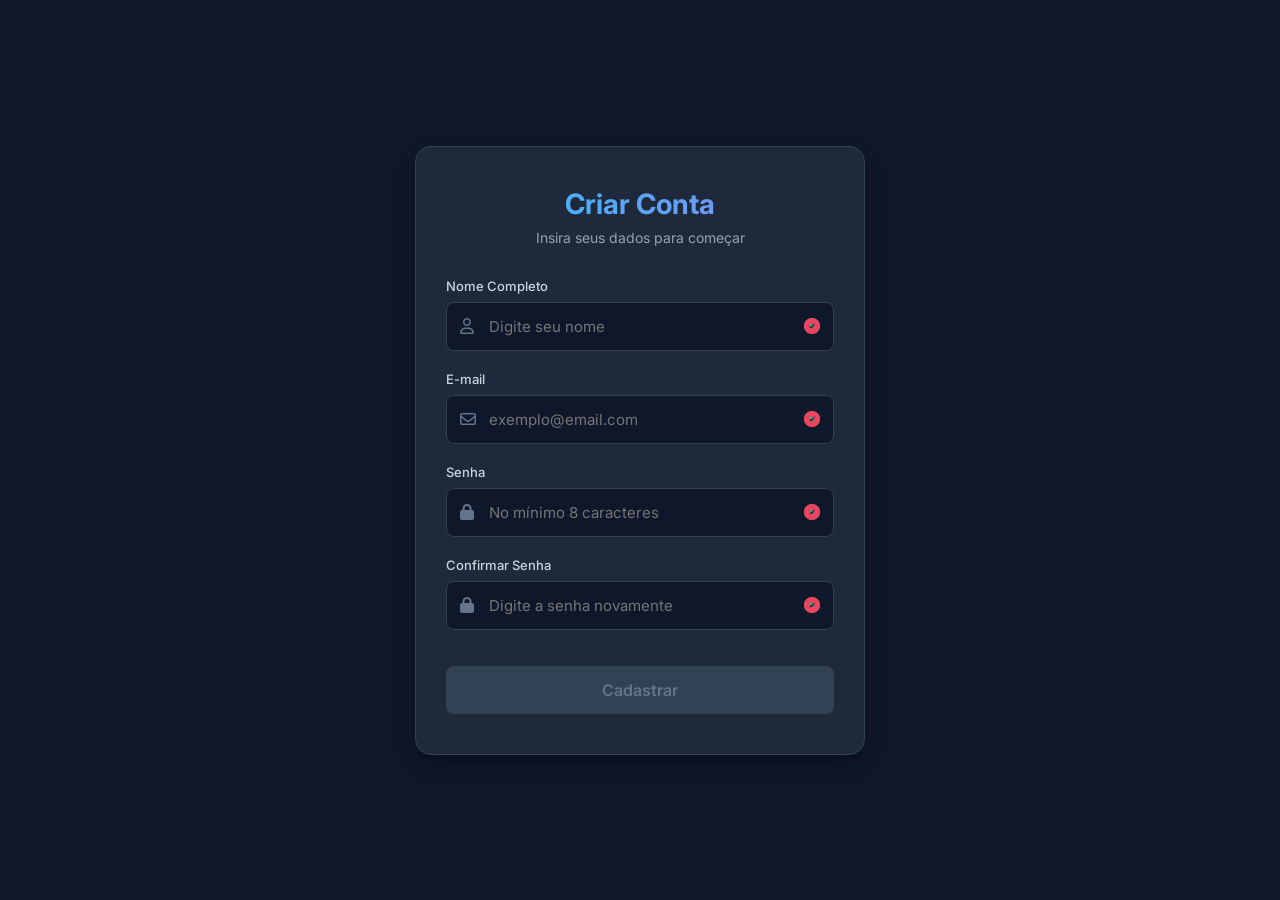
<file: index.html>
<!DOCTYPE html>
<html lang="pt-BR">
<head>
    <meta charset="UTF-8">
    <meta name="viewport" content="width=device-width, initial-scale=1.0">
    <title>Cadastro Inteligente</title>
    <link rel="stylesheet" href="assets/css/style.css">
    <!-- Adicionando ícones modernos -->
    <link rel="stylesheet" href="https://cdnjs.cloudflare.com/ajax/libs/font-awesome/6.4.0/css/all.min.css">
</head>
<body>

    <div class="container">
        <div class="form-box">
            <h2>Criar Conta</h2>
            <p class="subtitle">Insira seus dados para começar</p>

            <form id="cadastroForm" novalidate>
                <!-- Campo Nome -->
                <div class="input-group" id="grupoNome">
                    <label for="nome">Nome Completo</label>
                    <div class="input-field">
                        <i class="fa-regular fa-user"></i>
                        <input type="text" id="nome" placeholder="Digite seu nome">
                        <i class="fa-solid fa-circle-check status-icon success"></i>
                        <i class="fa-solid fa-circle-xmark status-icon error"></i>
                    </div>
                    <span class="error-msg">O nome deve ter pelo menos 3 caracteres.</span>
                </div>

                <!-- Campo E-mail -->
                <div class="input-group" id="grupoEmail">
                    <label for="email">E-mail</label>
                    <div class="input-field">
                        <i class="fa-regular fa-envelope"></i>
                        <input type="email" id="email" placeholder="exemplo@email.com">
                        <i class="fa-solid fa-circle-check status-icon success"></i>
                        <i class="fa-solid fa-circle-xmark status-icon error"></i>
                    </div>
                    <span class="error-msg">Insira um e-mail válido.</span>
                </div>

                <!-- Campo Senha -->
                <div class="input-group" id="grupoSenha">
                    <label for="senha">Senha</label>
                    <div class="input-field">
                        <i class="fa-solid fa-lock"></i>
                        <input type="password" id="senha" placeholder="No mínimo 8 caracteres">
                        <i class="fa-solid fa-circle-check status-icon success"></i>
                        <i class="fa-solid fa-circle-xmark status-icon error"></i>
                    </div>
                    <!-- Medidor de força da senha -->
                    <div class="password-strength" id="passwordStrength">
                        <div class="bar"></div>
                        <span class="strength-text">Força da senha</span>
                    </div>
                    <span class="error-msg">A senha precisa ter letras maiúsculas, minúsculas, números e 8 caracteres.</span>
                </div>

                <!-- Campo Confirmar Senha -->
                <div class="input-group" id="grupoConfirmarSenha">
                    <label for="confirmarSenha">Confirmar Senha</label>
                    <div class="input-field">
                        <i class="fa-solid fa-lock"></i>
                        <input type="password" id="confirmarSenha" placeholder="Digite a senha novamente">
                        <i class="fa-solid fa-circle-check status-icon success"></i>
                        <i class="fa-solid fa-circle-xmark status-icon error"></i>
                    </div>
                    <span class="error-msg">As senhas não coincidem.</span>
                </div>

                <button type="submit" id="btnEnviar" disabled>Cadastrar</button>
            </form>
        </div>
    </div>

    <script src="assets/js/script.js"></script>
</body>
</html>
</file>
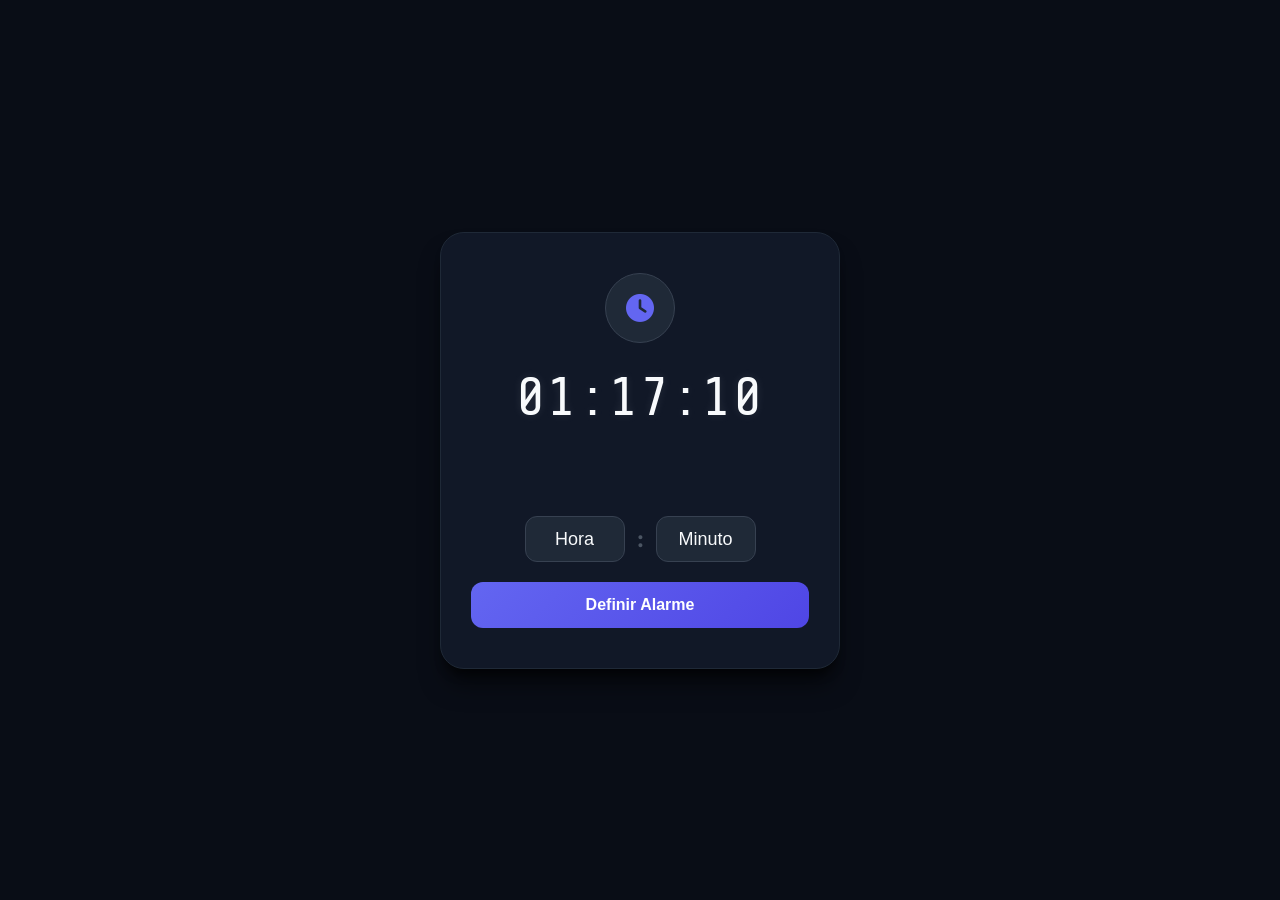
<file: 02-alarme-despertador/index.html>
<!DOCTYPE html>
<html lang="pt-BR">
<head>
    <meta charset="UTF-8">
    <meta name="viewport" content="width=device-width, initial-scale=1.0">
    <title>Despertador Minimalista</title>
    <link rel="stylesheet" href="assets/css/style.css">
    <!-- Biblioteca de Ícones Modernos -->
    <link rel="stylesheet" href="https://cdnjs.cloudflare.com/ajax/libs/font-awesome/6.4.0/css/all.min.css">
</head>
<body>

    <div class="container">
        <div class="alarm-box">
            <!-- Ícone flutuante do despertador -->
            <div class="icon-header">
                <i class="fa-solid fa-clock" id="clockIcon"></i>
            </div>

            <!-- Display do Relógio Digital -->
            <div class="clock-display" id="clockDisplay">00:00:00</div>
            
            <!-- Indicador de Alarme Ativo -->
            <div class="alarm-status" id="alarmStatus">
                <i class="fa-solid fa-bell"></i>
                <span>Alarme definido para <strong id="alarmTimeText">--:--</strong></span>
            </div>

            <!-- Painel de Configuração do Alarme -->
            <div class="controls" id="alarmControls">
                <div class="select-group">
                    <select id="selectHour">
                        <option value="" disabled selected>Hora</option>
                        <!-- Gerado via JavaScript -->
                    </select>
                    <span>:</span>
                    <select id="selectMinute">
                        <option value="" disabled selected>Minuto</option>
                        <!-- Gerado via JavaScript -->
                    </select>
                </div>

                <button id="btnSetAlarm">Definir Alarme</button>
            </div>

            <!-- Botão de Desligar (Mostrado apenas quando o alarme dispara) -->
            <button id="btnStopAlarm" class="btn-stop hidden">Desligar Alarme</button>
        </div>
    </div>

    <!-- Elemento de áudio invisível para reproduzir o som -->
    <audio id="alarmAudio" loop>
        <source src="assets/audio/alarme.mp3" type="audio/mpeg">
        Seu navegador não suporta a tag de áudio.
    </audio>

    <script src="assets/js/script.js"></script>
</body>
</html>
</file>
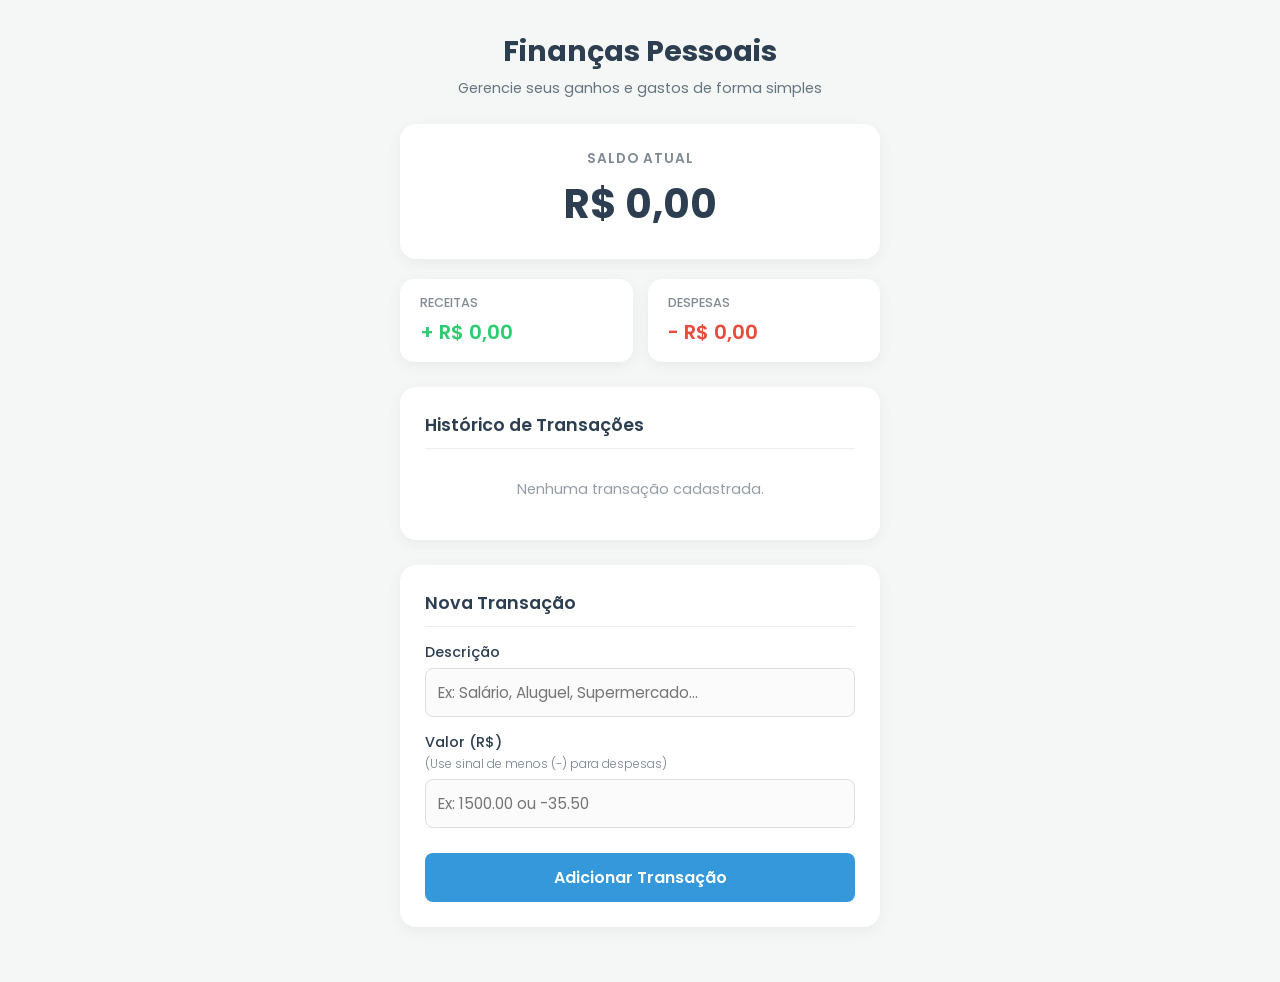
<file: 04-controle-financeiro/index.html>
<!DOCTYPE html>
<html lang="pt-BR">
<head>
    <meta charset="UTF-8">
    <meta name="viewport" content="width=device-width, initial-scale=1.0">
    <title>Controle Financeiro Pessoal</title>
    <!-- Link para a fonte do Google para manter o layout elegante -->
    <link rel="preconnect" href="https://fonts.googleapis.com">
    <link rel="preconnect" href="https://fonts.gstatic.com" crossorigin>
    <link href="https://fonts.googleapis.com/css2?family=Poppins:wght@300;400;500;600;700&display=swap" rel="stylesheet">
    <!-- Link para o arquivo CSS localizado na pasta correta -->
    <link rel="stylesheet" href="assets/css/style.css">
</head>
<body>
    <div class="container">
        <!-- Cabeçalho -->
        <header class="app-header">
            <h1>Finanças Pessoais</h1>
            <p>Gerencie seus ganhos e gastos de forma simples</p>
        </header>

        <!-- Painel de Saldo Geral -->
        <div class="balance-card">
            <h2>Saldo Atual</h2>
            <h1 id="balance">R$ 0,00</h1>
        </div>

        <!-- Cartões de Receitas (Entradas) e Despesas (Saídas) -->
        <div class="summary-container">
            <div class="card income-card">
                <h3>Receitas</h3>
                <p id="money-plus" class="money plus">+ R$ 0,00</p>
            </div>
            <div class="card expense-card">
                <h3>Despesas</h3>
                <p id="money-minus" class="money minus">- R$ 0,00</p>
            </div>
        </div>

        <!-- Histórico de Transações -->
        <section class="history-container">
            <h3>Histórico de Transações</h3>
            <!-- Lista dinâmica que será preenchida via JavaScript -->
            <ul id="transactions" class="transactions-list"></ul>
            <p id="empty-list" class="empty-list-msg">Nenhuma transação cadastrada.</p>
        </section>

        <!-- Formulário para Adicionar Nova Transação -->
        <section class="form-container">
            <h3>Nova Transação</h3>
            
            <!-- Substituímos o <form> por uma <div> para bloquear recarregamentos fantasmas -->
            <div id="transaction-box">
                <div class="form-control">
                    <label for="text">Descrição</label>
                    <input type="text" id="text" placeholder="Ex: Salário, Aluguel, Supermercado..." autocomplete="off">
                </div>

                <div class="form-control">
                    <label for="amount">
                        Valor (R$) <br>
                        <small>(Use sinal de menos (-) para despesas)</small>
                    </label>
                    <input type="number" step="0.01" id="amount" placeholder="Ex: 1500.00 ou -35.50">
                </div>

                <!-- Adicionamos um ID específico no botão -->
                <button id="add-btn" class="btn">Adicionar Transação</button>
            </div>

        </section>

    <!-- Script JS localizado na pasta correta -->
    <script src="assets/js/script.js"></script>
</body>
</html>
</file>
<file: assets/css/style.css>
/* Importação de fonte moderna */
@import url('https://fonts.googleapis.com/css2?family=Inter:wght@300;400;500;600;700&display=swap');

* {
    margin: 0;
    padding: 0;
    box-sizing: border-box;
    font-family: 'Inter', sans-serif;
}

body {
    background-color: #0f172a; /* Azul escuro bem elegante */
    color: #f8fafc;
    display: flex;
    justify-content: center;
    align-items: center;
    min-height: 100vh;
    padding: 20px;
}

.container {
    width: 100%;
    max-width: 450px;
}

.form-box {
    background-color: #1e293b; /* Fundo do card ligeiramente mais claro */
    padding: 40px 30px;
    border-radius: 16px;
    box-shadow: 0 10px 25px -5px rgba(0, 0, 0, 0.3), 0 8px 10px -6px rgba(0, 0, 0, 0.3);
    border: 1px solid #334155;
}

h2 {
    font-size: 28px;
    font-weight: 700;
    margin-bottom: 8px;
    text-align: center;
    background: linear-gradient(to right, #38bdf8, #818cf8);
    -webkit-background-clip: text;
    background-clip: text;
    -webkit-text-fill-color: transparent;
}

.subtitle {
    font-size: 14px;
    color: #94a3b8;
    text-align: center;
    margin-bottom: 32px;
}

/* Grupos de Entrada */
.input-group {
    margin-bottom: 20px;
    display: flex;
    flex-direction: column;
    position: relative;
}

.input-group label {
    font-size: 13px;
    font-weight: 500;
    margin-bottom: 8px;
    color: #cbd5e1;
}

.input-field {
    position: relative;
    display: flex;
    align-items: center;
}

.input-field i:first-child {
    position: absolute;
    left: 14px;
    color: #64748b;
    font-size: 16px;
    transition: color 0.3s ease;
}

.input-field input {
    width: 100%;
    padding: 14px 14px 14px 42px;
    background-color: #0f172a;
    border: 1px solid #334155;
    border-radius: 8px;
    color: #f8fafc;
    font-size: 15px;
    outline: none;
    transition: all 0.3s ease;
}

/* Efeitos de Foco */
.input-field input:focus {
    border-color: #6366f1;
    box-shadow: 0 0 0 3px rgba(99, 102, 241, 0.15);
}

.input-field input:focus ~ i:first-child {
    color: #6366f1;
}

/* Ícones de Status de Validação */
.status-icon {
    position: absolute;
    right: 14px;
    font-size: 16px;
    display: none; /* Escondidos por padrão */
    pointer-events: none;
}

.status-icon.success {
    color: #10b981; /* Verde */
}

.status-icon.error {
    color: #f43f5e; /* Vermelho */
}

/* Mensagens de Erro */
.error-msg {
    font-size: 12px;
    color: #f43f5e;
    margin-top: 6px;
    display: none; /* Oculta por padrão */
}

/* Estados de Validação aplicados via JS */
.input-group.success .input-field input {
    border-color: #10b981;
}

.input-group.success .status-icon.success {
    display: block;
}

.input-group.error .input-field input {
    border-color: #f43f5e;
}

.input-group.error .status-icon.error {
    display: block;
}

.input-group.error .error-msg {
    display: block;
}

/* Força da Senha */
.password-strength {
    margin-top: 10px;
    display: none; /* Mostra apenas quando o usuário digita na senha */
    flex-direction: column;
    gap: 6px;
}

.password-strength .bar {
    height: 4px;
    width: 100%;
    background-color: #334155;
    border-radius: 2px;
    position: relative;
    overflow: hidden;
}

.password-strength .bar::before {
    content: '';
    position: absolute;
    left: 0;
    top: 0;
    height: 100%;
    width: 0%; /* Alterado dinamicamente via JS */
    transition: width 0.4s ease, background-color 0.4s ease;
}

/* Cores da barra de força */
.password-strength.fraca .bar::before { width: 33%; background-color: #f43f5e; }
.password-strength.media .bar::before { width: 66%; background-color: #f59e0b; }
.password-strength.forte .bar::before { width: 100%; background-color: #10b981; }

.strength-text {
    font-size: 11px;
    color: #94a3b8;
}

/* Botão Enviar */
button {
    width: 100%;
    padding: 14px;
    background: linear-gradient(to right, #6366f1, #4f46e5);
    border: none;
    border-radius: 8px;
    color: white;
    font-size: 16px;
    font-weight: 600;
    cursor: pointer;
    transition: all 0.3s ease;
    margin-top: 16px;
}

button:hover:not(:disabled) {
    transform: translateY(-1px);
    box-shadow: 0 4px 12px rgba(99, 102, 241, 0.4);
}

button:active:not(:disabled) {
    transform: translateY(1px);
}

button:disabled {
    background: #334155;
    color: #64748b;
    cursor: not-allowed;
}
</file>
<file: 02-alarme-despertador/assets/css/style.css>
/* Importação de fonte mono digital e fonte de interface moderna */
@import url('https://fonts.googleapis.com/css2?family=Share+Tech+Mono&family=Inter:wght@300;400;500;600;700&display=swap');

* {
    margin: 0;
    padding: 0;
    box-sizing: border-box;
}

body {
    background-color: #090d16; /* Fundo escuro profundo */
    color: #f8fafc;
    font-family: 'Inter', sans-serif;
    display: flex;
    justify-content: center;
    align-items: center;
    min-height: 100vh;
    padding: 20px;
}

.container {
    width: 100%;
    max-width: 400px;
}

.alarm-box {
    background-color: #111827;
    border: 1px solid #1f2937;
    border-radius: 24px;
    padding: 40px 30px;
    text-align: center;
    box-shadow: 0 20px 25px -5px rgba(0, 0, 0, 0.5), 0 10px 10px -5px rgba(0, 0, 0, 0.5);
    position: relative;
    overflow: hidden;
    transition: all 0.5s ease;
}

/* Ícone de Cabeçalho */
.icon-header {
    width: 70px;
    height: 70px;
    background-color: #1f2937;
    border-radius: 50%;
    display: flex;
    justify-content: center;
    align-items: center;
    margin: 0 auto 24px auto;
    border: 1px solid #374151;
    transition: all 0.3s ease;
}

.icon-header i {
    font-size: 28px;
    color: #6366f1; /* Roxo moderno */
}

/* Estado Ativo: Alarme Disparando */
.alarm-box.ringing {
    border-color: #ef4444;
    box-shadow: 0 0 30px rgba(239, 68, 68, 0.3);
    animation: shake 0.5s infinite;
}

.alarm-box.ringing .icon-header {
    background-color: #ef4444;
    animation: pulse-ring 1s infinite;
}

.alarm-box.ringing .icon-header i {
    color: white;
}

/* Display Digital do Relógio */
.clock-display {
    font-family: 'Share Tech Mono', monospace; /* Letreiro de relógio digital */
    font-size: 54px;
    color: #f8fafc;
    letter-spacing: 2px;
    margin-bottom: 20px;
    text-shadow: 0 0 10px rgba(248, 250, 252, 0.1);
}

/* Status do Alarme Configurado */
.alarm-status {
    background-color: rgba(99, 102, 241, 0.1);
    border: 1px solid rgba(99, 102, 241, 0.2);
    padding: 10px 16px;
    border-radius: 30px;
    display: inline-flex;
    align-items: center;
    gap: 8px;
    font-size: 13px;
    color: #a5b4fc;
    margin-bottom: 30px;
    opacity: 0; /* Ocultado até o alarme ser ativado */
    transform: translateY(10px);
    transition: all 0.3s ease;
}

.alarm-status.active {
    opacity: 1;
    transform: translateY(0);
}

.alarm-status i {
    font-size: 14px;
    animation: swing 2s infinite ease-in-out;
}

/* Seletores de Hora/Minuto */
.controls {
    display: flex;
    flex-direction: column;
    gap: 20px;
    transition: all 0.3s ease;
}

.select-group {
    display: flex;
    justify-content: center;
    align-items: center;
    gap: 12px;
}

.select-group select {
    background-color: #1f2937;
    color: #f8fafc;
    border: 1px solid #374151;
    padding: 12px 20px;
    font-size: 18px;
    border-radius: 12px;
    cursor: pointer;
    outline: none;
    transition: all 0.3s ease;
    width: 100px;
    text-align: center;
    appearance: none; /* Remove seta padrão do sistema operacional */
    -webkit-appearance: none;
}

.select-group select:focus {
    border-color: #6366f1;
    box-shadow: 0 0 0 3px rgba(99, 102, 241, 0.2);
}

.select-group span {
    font-size: 24px;
    font-weight: 700;
    color: #4b5563;
}

/* Botões */
button {
    width: 100%;
    padding: 14px;
    border: none;
    border-radius: 12px;
    font-size: 16px;
    font-weight: 600;
    cursor: pointer;
    transition: all 0.3s ease;
}

#btnSetAlarm {
    background: linear-gradient(135deg, #6366f1, #4f46e5);
    color: white;
}

#btnSetAlarm:hover {
    box-shadow: 0 0 15px rgba(99, 102, 241, 0.4);
    transform: translateY(-1px);
}

/* Estado de alarme ativo (botão se torna secundário) */
#btnSetAlarm.active {
    background: #1f2937;
    border: 1px solid #374151;
    color: #9ca3af;
}

.btn-stop {
    background: linear-gradient(135deg, #ef4444, #dc2626);
    color: white;
    box-shadow: 0 0 15px rgba(239, 68, 68, 0.4);
}

.btn-stop:hover {
    transform: scale(1.02);
}

.btn-stop.hidden {
    display: none;
}

/* Animações (Efeitos Visuais) */
@keyframes swing {
    0%, 100% { transform: rotate(0); }
    10% { transform: rotate(15deg); }
    20% { transform: rotate(-10deg); }
    30% { transform: rotate(5deg); }
    40% { transform: rotate(-5deg); }
    50% { transform: rotate(0); }
}

@keyframes shake {
    0%, 100% { transform: translate(0, 0) rotate(0deg); }
    20% { transform: translate(-2px, 1px) rotate(-0.5deg); }
    40% { transform: translate(1px, -1px) rotate(1deg); }
    60% { transform: translate(-1px, 2px) rotate(-1deg); }
    80% { transform: translate(2px, 1px) rotate(0.5deg); }
}

@keyframes pulse-ring {
    0% { box-shadow: 0 0 0 0 rgba(239, 68, 68, 0.4); }
    70% { box-shadow: 0 0 0 15px rgba(239, 68, 68, 0); }
    100% { box-shadow: 0 0 0 0 rgba(239, 68, 68, 0); }
}
</file>
<file: 04-controle-financeiro/assets/css/style.css>
/* Reset e configurações de layout */
* {
    margin: 0;
    padding: 0;
    box-sizing: border-box;
    font-family: 'Poppins', sans-serif;
}

:root {
    --bg-color: #f4f7f6;
    --text-main: #2c3e50;
    --primary-color: #3498db;
    --income-color: #2ecc71;
    --expense-color: #e74c3c;
    --card-shadow: 0 4px 15px rgba(0, 0, 0, 0.05);
}

body {
    background-color: var(--bg-color);
    color: var(--text-main);
    min-height: 100vh;
    display: flex;
    justify-content: center;
    align-items: center;
    padding: 30px 20px;
}

/* Container do App */
.container {
    width: 100%;
    max-width: 480px;
}

/* Cabeçalho */
.app-header {
    text-align: center;
    margin-bottom: 25px;
}

.app-header h1 {
    font-size: 1.8rem;
    font-weight: 700;
    color: var(--text-main);
}

.app-header p {
    font-size: 0.9rem;
    opacity: 0.7;
    margin-top: 5px;
}

/* Card do Saldo Atual */
.balance-card {
    background: #ffffff;
    border-radius: 16px;
    padding: 25px;
    text-align: center;
    box-shadow: var(--card-shadow);
    margin-bottom: 20px;
}

.balance-card h2 {
    font-size: 0.85rem;
    text-transform: uppercase;
    letter-spacing: 1px;
    opacity: 0.6;
    font-weight: 600;
}

.balance-card h1 {
    font-size: 2.5rem;
    font-weight: 700;
    margin-top: 5px;
    word-break: break-all;
}

/* Container de Resumo (Receitas vs Despesas) */
.summary-container {
    display: grid;
    grid-template-columns: 1fr 1fr;
    gap: 15px;
    margin-bottom: 25px;
}

.card {
    background: #ffffff;
    border-radius: 14px;
    padding: 15px 20px;
    text-align: left;
    box-shadow: var(--card-shadow);
}

.card h3 {
    font-size: 0.8rem;
    text-transform: uppercase;
    opacity: 0.6;
    font-weight: 500;
    margin-bottom: 5px;
}

.money {
    font-size: 1.25rem;
    font-weight: 600;
    word-break: break-all;
}

.money.plus {
    color: var(--income-color);
}

.money.minus {
    color: var(--expense-color);
}

/* Histórico de Transações */
.history-container, .form-container {
    background: #ffffff;
    border-radius: 16px;
    padding: 25px;
    box-shadow: var(--card-shadow);
    margin-bottom: 25px;
}

.history-container h3, .form-container h3 {
    font-size: 1.1rem;
    font-weight: 600;
    border-bottom: 1px solid #ebedf0;
    padding-bottom: 10px;
    margin-bottom: 15px;
}

.transactions-list {
    list-style-type: none;
    max-height: 250px;
    overflow-y: auto;
    padding-right: 5px;
}

/* Itens da Lista de Transações */
.transactions-list li {
    background-color: #f9fbfb;
    border: 1px solid #ebedf0;
    color: var(--text-main);
    display: flex;
    justify-content: space-between;
    align-items: center;
    position: relative;
    padding: 12px 15px;
    margin-bottom: 10px;
    border-radius: 8px;
    font-size: 0.95rem;
    transition: transform 0.2s;
}

.transactions-list li:hover {
    transform: translateX(2px);
}

/* Bordas dinâmicas nos itens */
.transactions-list li.plus {
    border-right: 5px solid var(--income-color);
}

.transactions-list li.minus {
    border-right: 5px solid var(--expense-color);
}

/* Botão de Exclusão (escondido por padrão, aparece ao passar o mouse) */
.delete-btn {
    cursor: pointer;
    background-color: var(--expense-color);
    border: none;
    color: #ffffff;
    font-size: 14px;
    line-height: 1;
    padding: 6px 10px;
    position: absolute;
    top: 50%;
    left: 0;
    transform: translate(-100%, -50%);
    opacity: 0;
    border-radius: 6px 0 0 6px;
    transition: all 0.25s ease;
}

.transactions-list li:hover .delete-btn {
    opacity: 1;
    transform: translate(0, -50%);
}

.transactions-list li {
    overflow: hidden; /* Garante que o botão delete deslize elegante de fora do item */
}

.empty-list-msg {
    text-align: center;
    font-size: 0.9rem;
    opacity: 0.5;
    padding: 15px 0;
}

/* Formulário */
.form-control {
    margin-bottom: 15px;
}

.form-control label {
    display: block;
    font-size: 0.9rem;
    font-weight: 500;
    margin-bottom: 5px;
}

.form-control label small {
    opacity: 0.65;
    font-weight: 300;
}

.form-control input {
    width: 100%;
    border: 1px solid #dcdde1;
    border-radius: 8px;
    padding: 12px;
    font-size: 0.95rem;
    outline: none;
    background-color: #fbfbfb;
    transition: border-color 0.2s;
}

.form-control input:focus {
    border-color: var(--primary-color);
    background-color: #ffffff;
}

/* Botão de envio */
.btn {
    cursor: pointer;
    background-color: var(--primary-color);
    color: #ffffff;
    border: none;
    border-radius: 8px;
    font-size: 1rem;
    font-weight: 600;
    padding: 12px;
    width: 100%;
    margin-top: 10px;
    transition: background-color 0.2s, transform 0.1s;
}

.btn:hover {
    background-color: #2980b9;
}

.btn:active {
    transform: scale(0.98);
}

/* Customização leve da barra de rolagem do histórico */
.transactions-list::-webkit-scrollbar {
    width: 4px;
}

.transactions-list::-webkit-scrollbar-thumb {
    background-color: rgba(0, 0, 0, 0.1);
    border-radius: 4px;
}
</file>
